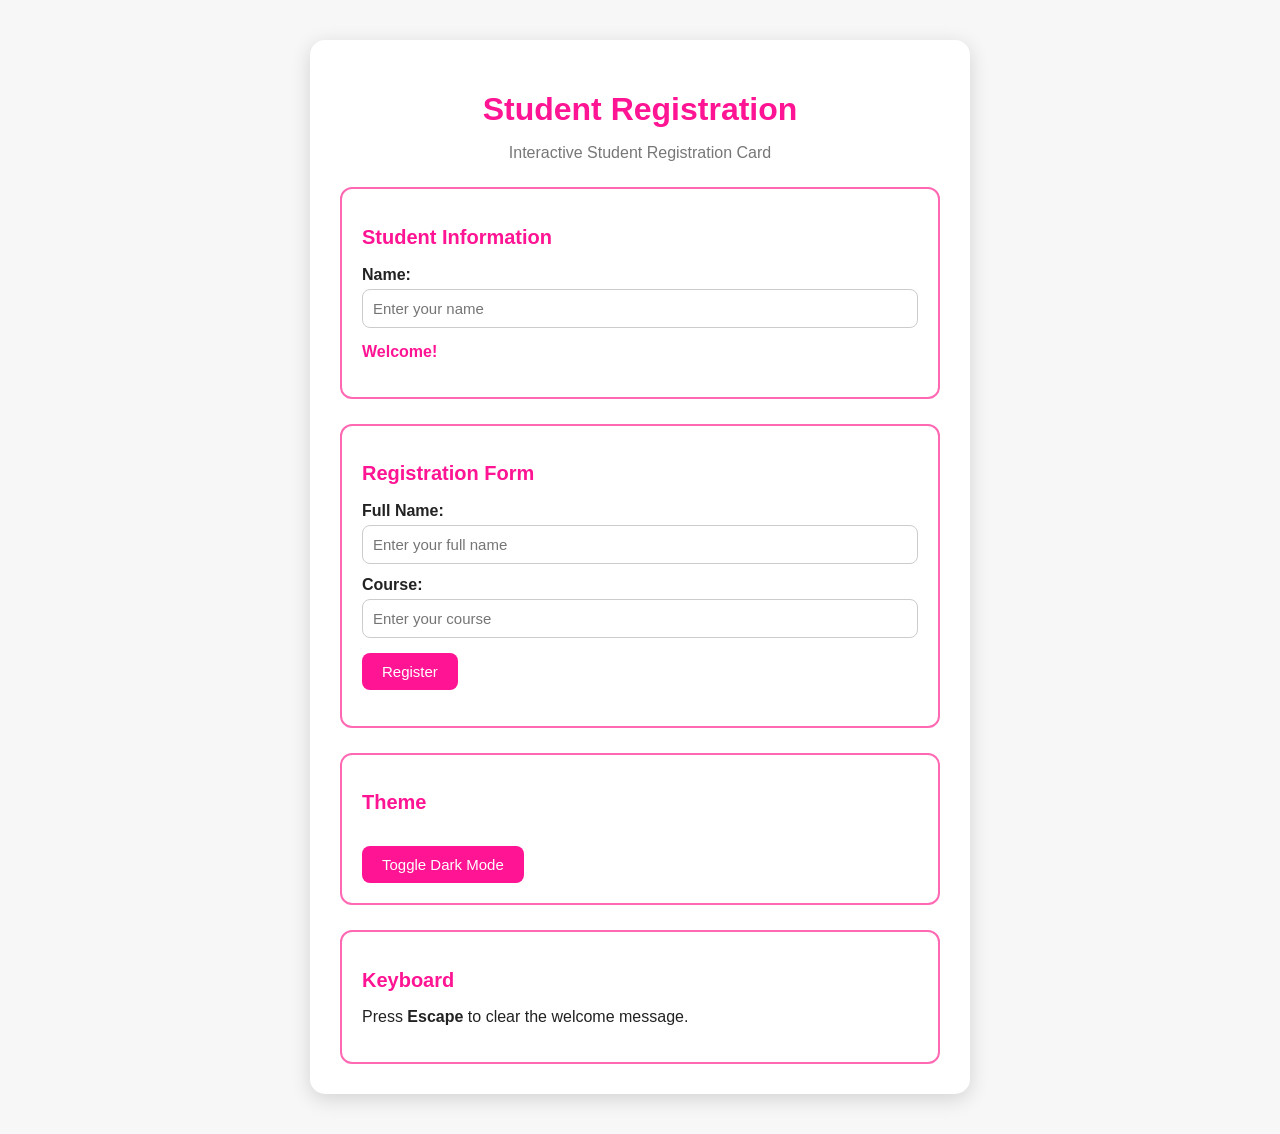
<file: index.html>
<!DOCTYPE html>
<html lang="en">
<head>
    <meta charset="UTF-8">
    <meta name="viewport" content="width=device-width, initial-scale=1.0">
    <title>Student Registration Card</title>

    
    <link rel="stylesheet" href="style.css">
</head>

<body>

    <div class="container">

        <h1>Student Registration</h1>
        <p class="subtitle">Interactive Student Registration Card</p>

        
        <div class="section">
            <h2>Student Information</h2>

            <label for="nameInput">Name:</label>
            <input
                type="text"
                id="nameInput"
                placeholder="Enter your name"
            >

            <p id="welcomeMessage">Welcome!</p>
        </div>



        <div class="section">
            <h2> Registration Form </h2>

            <form id="registrationForm">

                <label for="studentName">Full Name:</label>
                <input
                    type="text"
                    id="studentName"
                    placeholder="Enter your full name"
                    required
                >

                <label for="course">Course:</label>
                <input
                    type="text"
                    id="course"
                    placeholder="Enter your course"
                    required
                >

                <button type="submit">Register</button>
            </form>

            <p id="registrationMessage"></p>
        </div>


      
        <div class="section">
            <h2>Theme</h2>

            <button id="themeButton">
                Toggle Dark Mode
            </button>
        </div>


        
        <div class="section">
            <h2> Keyboard </h2>

            <p>
                Press <strong>Escape</strong> to clear the welcome message.
            </p>
        </div>

    </div>

   
    <script src="script.js"></script>

</body>
</html>
</file>
<file: style.css>
body {
    font-family: Arial, sans-serif;
    background-color: #f7f7f7;
    color: #222;
    margin: 0;
    padding: 40px;
    transition: 0.3s;
}


.container {
    max-width: 600px;
    margin: auto;
    background-color: white;
    padding: 30px;
    border-radius: 15px;
    box-shadow: 0 5px 20px rgba(0, 0, 0, 0.15);
}


h1 {
    text-align: center;
    color: #ff1493;
    margin-bottom: 5px;
}

.subtitle {
    text-align: center;
    color: #777;
}


.section {
    margin-top: 25px;
    padding: 20px;
    border-radius: 12px;
    border: 2px solid #ff69b4;
}

h2 {
    color: #ff1493;
    font-size: 20px;
}


label {
    display: block;
    margin-top: 12px;
    margin-bottom: 5px;
    font-weight: bold;
}


input {
    width: 100%;
    padding: 10px;
    box-sizing: border-box;
    border: 1px solid #ccc;
    border-radius: 8px;
    font-size: 15px;
}


button {
    margin-top: 15px;
    padding: 10px 20px;
    border: none;
    border-radius: 8px;
    background-color: #ff1493;
    color: white;
    cursor: pointer;
    font-size: 15px;
}

button:hover {
    background-color: #c71585;
}


#welcomeMessage {
    margin-top: 15px;
    font-weight: bold;
    color: #ff1493;
}


#registrationMessage {
    font-weight: bold;
    color: #ff1493;
}



.dark {
    background-color: #111;
    color: white;
}

.dark .container {
    background-color: #222;
}

.dark .section {
    border-color: #ff69b4;
}

.dark input {
    background-color: #333;
    color: white;
    border-color: #555;
}

.dark h1,
.dark h2,
.dark #welcomeMessage,
.dark #registrationMessage {
    color: #ff69b4;
}
</file>
